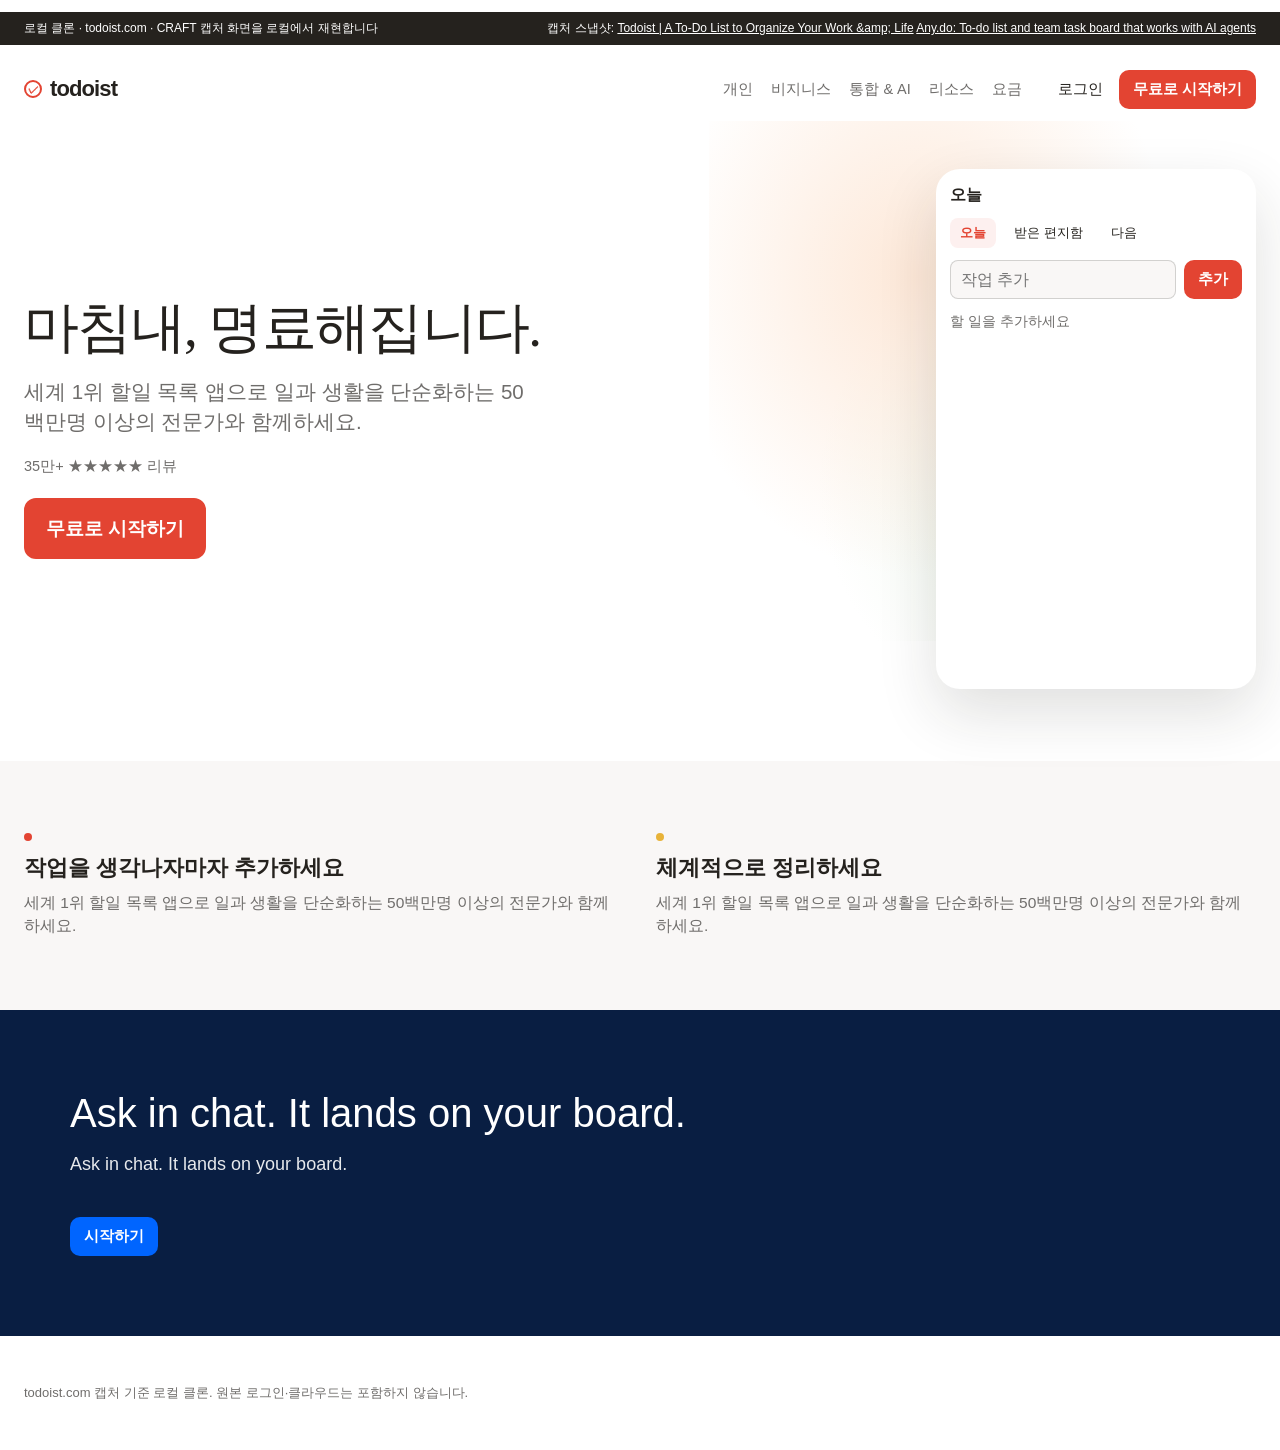
<file: index.html>
<!doctype html>
<html lang="ko" data-silo-stage="clone">
<head>
<meta charset="utf-8">
<meta name="viewport" content="width=device-width, initial-scale=1">
<title>silo-20261122-140313 — 로컬 클론</title>
<style>:root{--bg:#f9f7f6;--surface:#ffffff;--text:#25221e;--muted:#6f6d6b;--primary:#e34432;--font:Inter, "Charlie Text", "Helvetica Neue", Helvetica, Arial, sans-serif;--serif:'Iowan Old Style','Palatino Linotype',Palatino,Georgia,'Times New Roman',serif;--radius:8px;} *{box-sizing:border-box} html,body{margin:0;background:#fff;color:var(--text);font-family:var(--font);font-size:15.5px} a{color:inherit;text-decoration:none} .note{font-size:12px;padding:8px 24px;background:var(--text);color:#fff;display:flex;justify-content:space-between;gap:12px} .note a{color:#fff;text-decoration:underline} .top{display:flex;align-items:center;gap:18px;padding:0 24px;height:64px;max-width:1360px;margin:0 auto} .logo{font-weight:700;letter-spacing:-.04em;font-size:22px;display:flex;align-items:center} .logo b{display:inline-flex;width:18px;height:18px;border:2px solid var(--primary);border-radius:50%;margin-right:8px;align-items:center;justify-content:center;color:var(--primary);font-size:11px;font-weight:700} .menu{display:flex;gap:18px;margin-left:auto;font-size:14.5px;color:#25221ea8} .end{display:flex;align-items:center;gap:16px;margin-left:18px;font-size:14.5px} .cta{background:var(--primary);color:#fff;border:0;border-radius:10px;padding:10px 14px;font:600 15px var(--font);cursor:pointer} .cta.xl{padding:18px 22px;font-size:18.5px;border-radius:12px;display:inline-block} .hero{display:grid;grid-template-columns:1fr 320px;gap:48px;align-items:center;max-width:1360px;margin:0 auto;padding:48px 24px 72px;position:relative} .hero:before{content:'';position:absolute;right:4%;top:0;width:520px;height:520px;background:radial-gradient(ellipse at 40% 30%,#fde8d8 0%,transparent 58%),radial-gradient(ellipse at 80% 70%,#e8f3e4 0%,transparent 52%);z-index:0} .copy,.phone{position:relative;z-index:1} h1{font-family:var(--serif);font-size:55px;line-height:1.05;font-weight:400;letter-spacing:-.03em;margin:0 0 18px} .lead{font-size:20.5px;color:#25221ea8;max-width:520px;line-height:1.45} .reviews{color:#25221ea8;font-size:14.5px;margin:18px 0 22px} .phone{background:var(--surface);border-radius:24px;box-shadow:0 24px 60px #25221e24;padding:16px 14px 20px;min-height:520px} .phone-bar{font-weight:700;margin:0 0 12px} .side{display:flex;gap:8px;margin:0 0 12px} .chip{border:0;background:#e3443214;color:var(--primary);border-radius:8px;padding:6px 10px;font:600 13px var(--font);cursor:pointer} .chip.off{background:transparent;color:var(--text);font-weight:500} #add{display:flex;gap:8px;margin:0 0 12px} input[name=title]{flex:1;border:1px solid #25221e2e;border-radius:8px;padding:8px 10px;font:inherit;background:#f9f7f6} #empty{color:var(--muted);font-size:14px} #list{list-style:none;margin:0;padding:0} #list li{display:flex;gap:10px;align-items:center;padding:10px 0;border-bottom:1px solid #25221e14;font-size:14.5px} #list li.done span{color:var(--muted);text-decoration:line-through} .check{width:18px;height:18px;border:2px solid var(--primary);border-radius:50%;background:transparent;cursor:pointer;flex-shrink:0} li.done .check{background:var(--primary)} .bands{background:var(--bg);padding:72px 24px} .bands-inner{max-width:1360px;margin:0 auto;display:grid;grid-template-columns:repeat(2,1fr);gap:48px 32px} .band h2{font-size:22px;margin:0 0 8px} .band p{color:var(--muted);margin:0;line-height:1.5} .dot{display:block;width:8px;height:8px;border-radius:50%;margin:0 0 12px} .d0{background:#e34432}.d1{background:#e8b339}.d2{background:#5b8def}.d3{background:#5aae6f} .second{background:#091e42;color:#fff;padding:80px 24px} .second-inner{max-width:1140px;margin:0 auto} .second h2{font-size:40px;line-height:1.15;font-weight:500;max-width:720px;margin:0 0 16px} .second p{opacity:.9;max-width:560px;font-size:18px} .second .cta{background:#0065ff;margin-top:24px;display:inline-block} footer{padding:48px 24px;color:var(--muted);font-size:13px} @media(max-width:960px){.hero{grid-template-columns:1fr}.menu{display:none} h1{font-size:37px}.bands-inner{grid-template-columns:1fr}.second h2{font-size:32px}}</style>
</head>
<body>
<p class="note"><span>로컬 클론 · todoist.com · CRAFT 캡처 화면을 로컬에서 재현합니다</span><span>캡처 스냅샷: <a href="public/sites/todoist-com/index.html">Todoist | A To-Do List to Organize Your Work &amp;amp; Life</a> <a href="public/sites/any-do/index.html">Any.do: To-do list and team task board that works with AI agents</a></span></p>
<header class="top"><a class="logo" href="#app"><b>✓</b>todoist</a><nav class="menu"><a href="#app">개인</a><a href="#app">비지니스</a><a href="#app">통합 &amp; AI</a><a href="#app">리소스</a><a href="#app">요금</a></nav><div class="end"><a href="#app">로그인</a><a class="cta" href="#app">무료로 시작하기</a></div></header>
<section class="hero"><div class="copy"><h1>마침내, 명료해집니다.</h1><p class="lead">세계 1위 할일 목록 앱으로 일과 생활을 단순화하는 50백만명 이상의 전문가와 함께하세요.</p><p class="reviews">35만+ ★★★★★ 리뷰</p><a class="cta xl" href="#app">무료로 시작하기</a></div><aside class="phone" id="app"><p class="phone-bar" id="heading">오늘</p><div class="side"><button type="button" class="chip" data-list="today">오늘</button><button type="button" class="chip off" data-list="inbox">받은 편지함</button><button type="button" class="chip off" data-list="upcoming">다음</button></div><form id="add"><input name="title" placeholder="작업 추가" autocomplete="off" aria-label="작업 추가"><button class="cta" type="submit">추가</button></form><p id="empty">할 일을 추가하세요</p><ul id="list"></ul></aside></section>
<section class="bands"><div class="bands-inner"><article class="band"><span class="dot d0"></span><h2>작업을 생각나자마자 추가하세요</h2><p>세계 1위 할일 목록 앱으로 일과 생활을 단순화하는 50백만명 이상의 전문가와 함께하세요.</p></article><article class="band"><span class="dot d1"></span><h2>체계적으로 정리하세요</h2><p>세계 1위 할일 목록 앱으로 일과 생활을 단순화하는 50백만명 이상의 전문가와 함께하세요.</p></article></div></section>
<section class="second"><div class="second-inner"><h2>Ask in chat. It lands on your board.</h2><p>Ask in chat. It lands on your board.</p><a class="cta" href="#app">시작하기</a></div></section>
<footer>todoist.com 캡처 기준 로컬 클론. 원본 로그인·클라우드는 포함하지 않습니다.</footer>
<script>
const KEY="silo-clone-silo-20261122-140313";
const LABELS={today:'오늘',inbox:'받은 편지함',upcoming:'다음'};
let filter='today';
function load(){try{const v=JSON.parse(localStorage.getItem(KEY)||'[]');return Array.isArray(v)?v:[];}catch(e){return[];}}
function save(items){localStorage.setItem(KEY,JSON.stringify(items));}
function render(){
  const items=load();
  const shown=items.filter(it=>it.list===filter);
  const heading=document.getElementById('heading');
  if(heading) heading.textContent=LABELS[filter];
  document.querySelectorAll('.chip').forEach(btn=>{btn.classList.toggle('off',btn.getAttribute('data-list')!==filter);});
  const empty=document.getElementById('empty');
  const ul=document.getElementById('list');
  if(empty) empty.hidden=shown.length>0;
  if(ul) ul.innerHTML=shown.map(it=>'<li class="'+(it.completed?'done':'')+'" data-id="'+it.id+'"><button type="button" class="check" aria-label="완료"></button><span>'+it.title.replace(/</g,'&lt;')+'</span></li>').join('');
}
const form=document.getElementById('add');
if(form) form.addEventListener('submit',e=>{
  e.preventDefault();
  const input=e.target.elements.title;
  const title=(input && input.value || '').trim();
  if(!title)return;
  const items=load();
  items.push({id:String(Date.now()),title,completed:false,list:filter});
  save(items);input.value='';render();
});
const list=document.getElementById('list');
if(list) list.addEventListener('click',e=>{
  const li=e.target.closest('li');
  if(!li||!e.target.classList.contains('check'))return;
  const items=load().map(it=>it.id===li.dataset.id?Object.assign({},it,{completed:!it.completed}):it);
  save(items);render();
});
document.querySelectorAll('.chip').forEach(btn=>btn.addEventListener('click',()=>{filter=btn.getAttribute('data-list');render();}));
render();
</script>
</body>
</html>
</file>
